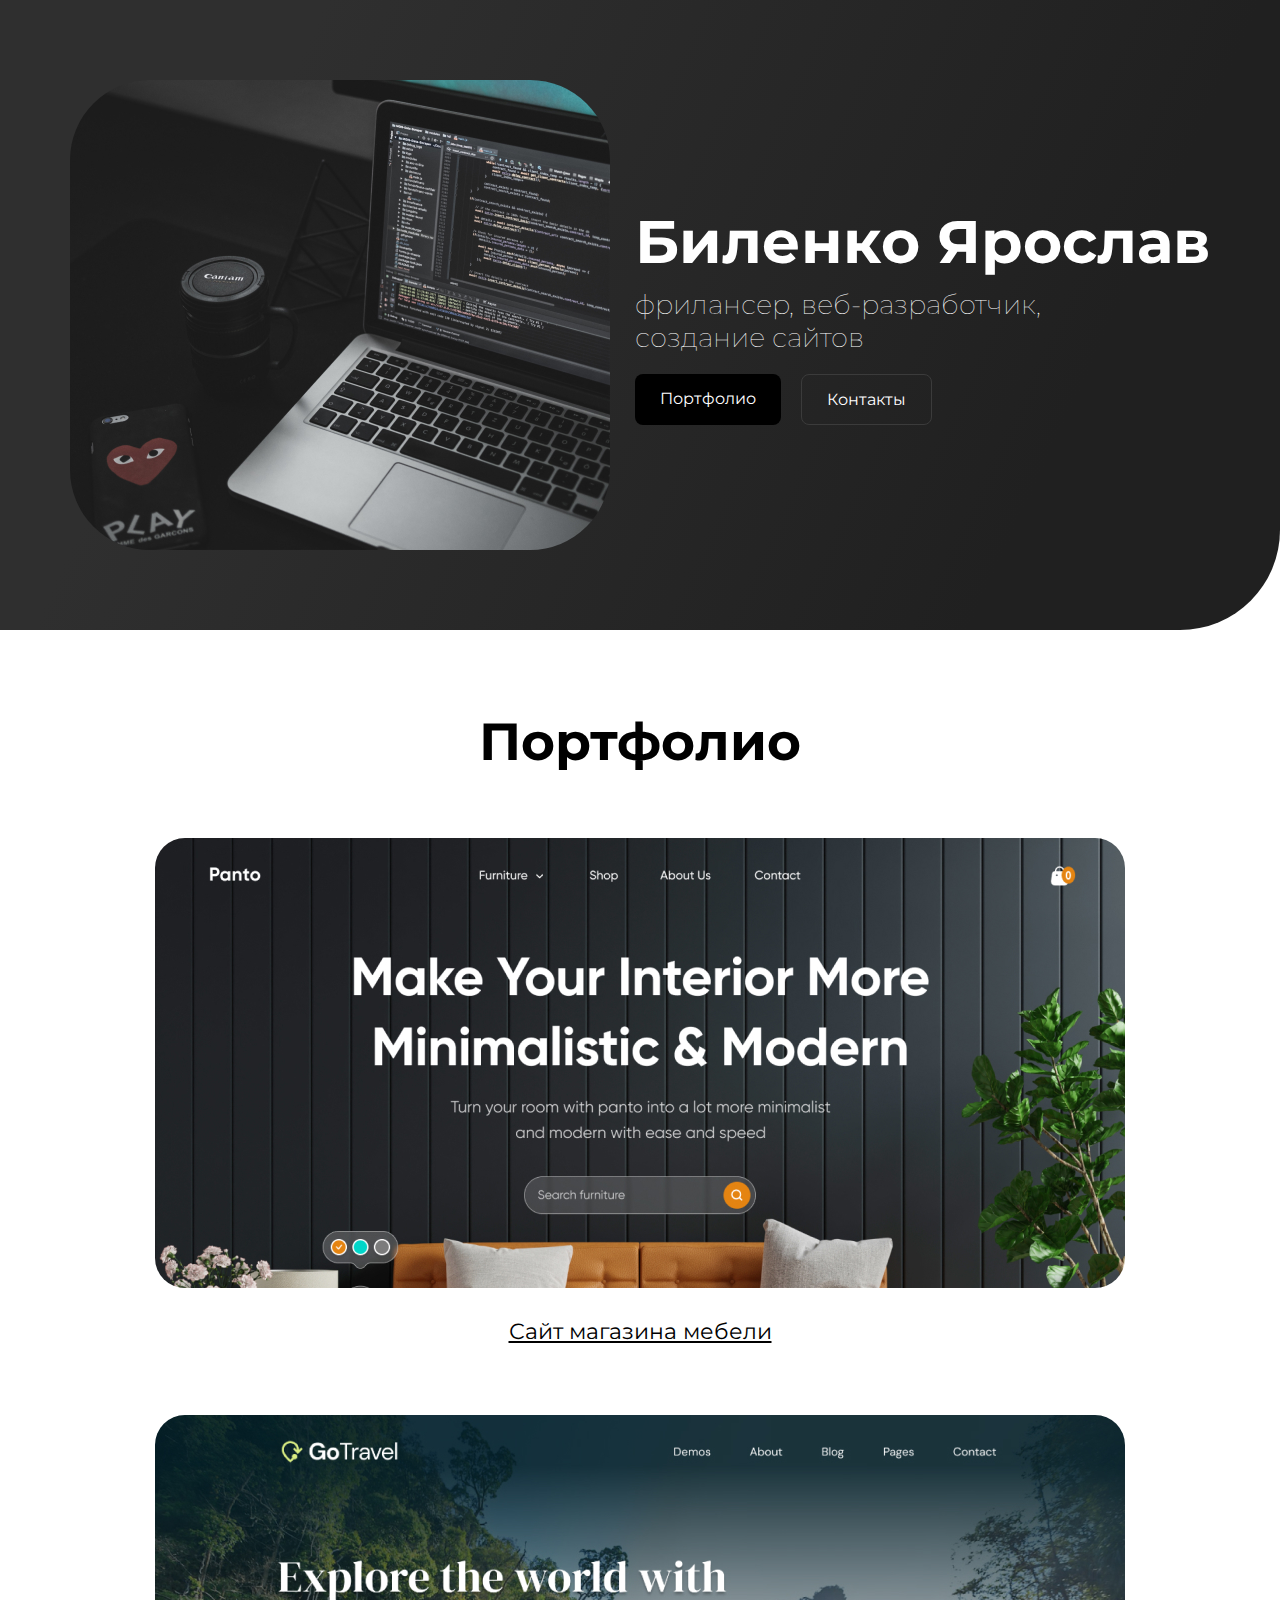
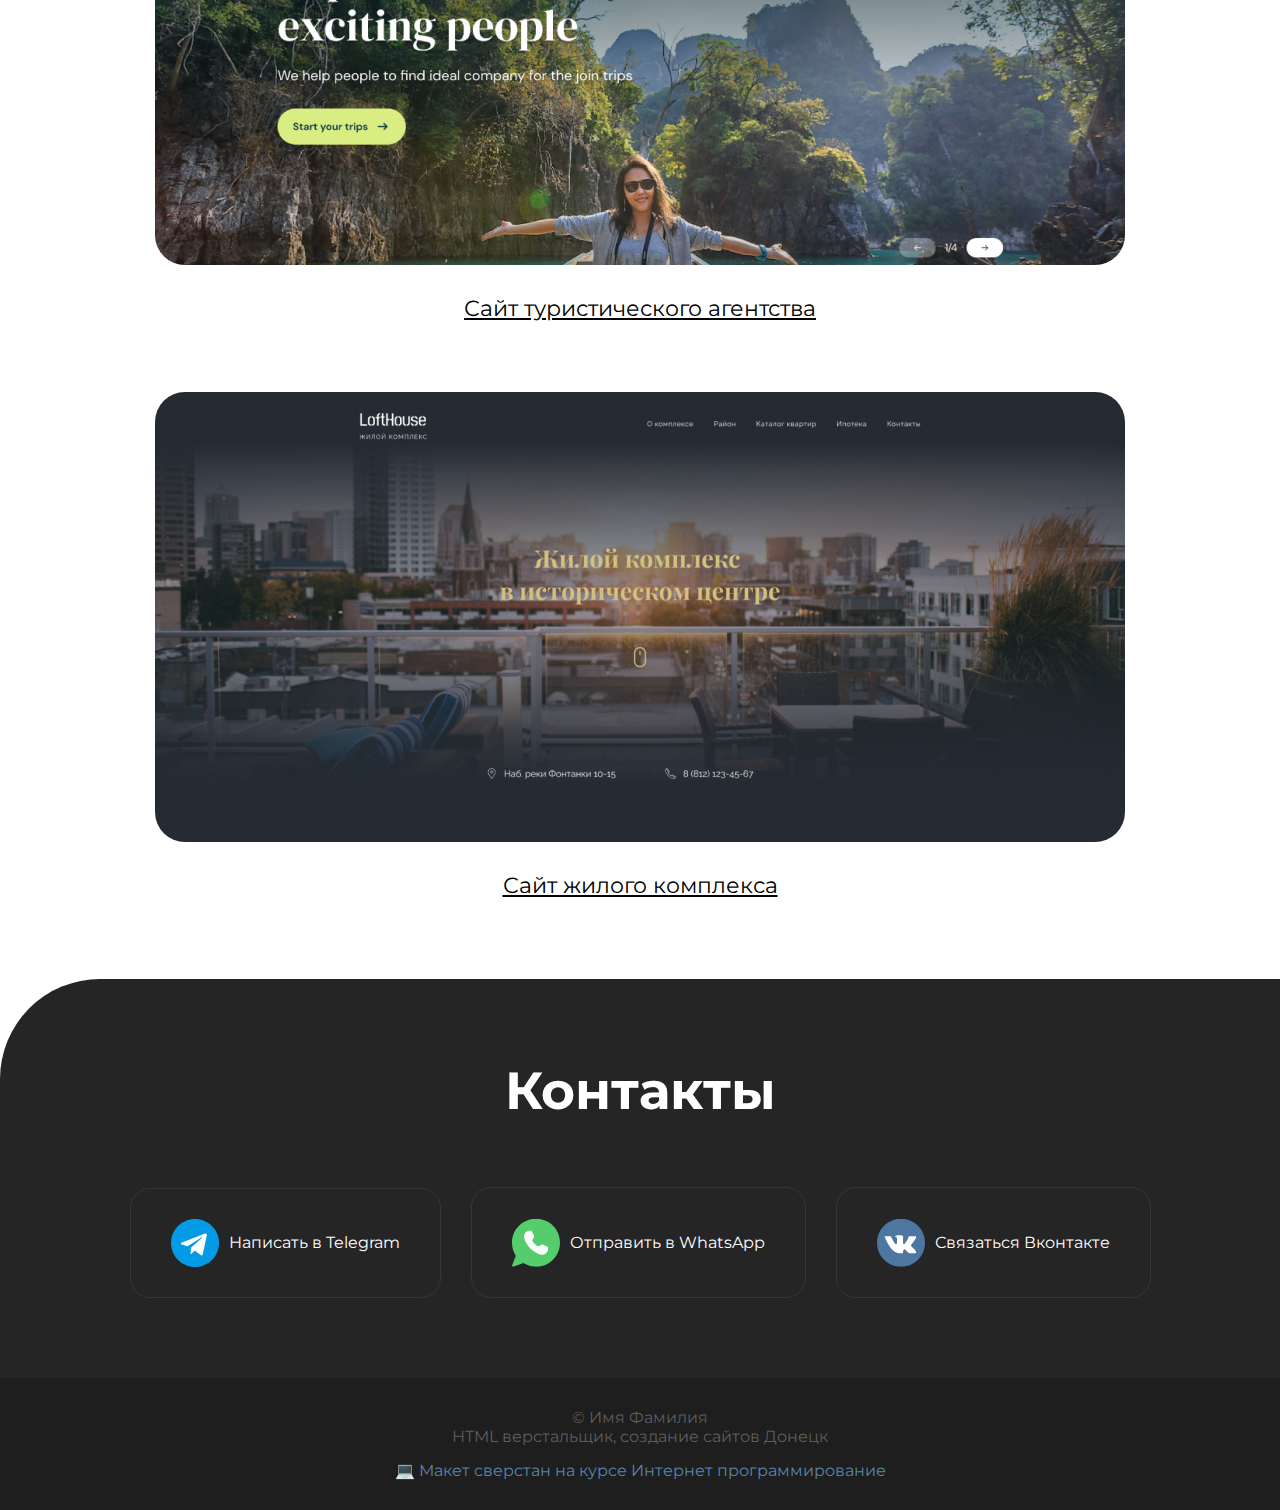
<file: index.html>
<!DOCTYPE html>
<html lang="en">
  <head>
    <meta charset="UTF-8" />
    <meta name="viewport" content="width=device-width, initial-scale=1.0" />
    <link rel="stylesheet" href="./assets/styles/normalize.css" />
    <link rel="stylesheet" href="./assets/styles/globals.css" />
    <link rel="stylesheet" href="./assets/styles/styles.css" />

    <link rel="icon" href="./assets/images/favicon.svg" type="image/svg+xml" />

    <link rel="preconnect" href="https://fonts.googleapis.com" />
    <link rel="preconnect" href="https://fonts.gstatic.com" crossorigin />
    <link
      href="https://fonts.googleapis.com/css2?family=Montserrat:ital,wght@0,100..900;1,100..900&display=swap"
      rel="stylesheet"
    />
    <title>Главная страница</title>
  </head>
  <body>
    <main>
      <section class="section section__main">
        <div class="container">
          <div class="header-row">
            <img src="./assets/images/photo.jpg" alt="notebook" />
            <div class="header-col">
              <div class="header-text">
                <h1>Биленко Ярослав</h1>
                <p>
                  фрилансер, веб-разработчик,<br />
                  создание сайтов
                </p>
              </div>
              <div class="header-buttons">
                <a class="button button__primary" href="#portfolio"
                  >Портфолио</a
                >
                <a class="button button__second" href="#contacts">Контакты</a>
              </div>
            </div>
          </div>
        </div>
      </section>
      <section class="section section__portfolio" id="portfolio">
        <h1>Портфолио</h1>
        <div class="portfolio-col container">
          <div class="portfolio-item">
            <img
              src="./assets/images/portfolio/1.jpg"
              alt="portfolio item preview"
            />
            <a href="./projects/furniture-shop.html" class="link"
              >Сайт магазина мебели</a
            >
          </div>
          <div class="portfolio-item">
            <img
              src="./assets/images/portfolio/2.jpg"
              alt="portfolio item preview"
            />
            <a href="./projects/travel-agency.html" class="link"
              >Сайт туристического агентства</a
            >
          </div>
          <div class="portfolio-item">
            <img
              src="./assets/images/portfolio/3.jpg"
              alt="portfolio item preview"
            />
            <a href="./projects/residential-complex.html" class="link"
              >Сайт жилого комплекса</a
            >
          </div>
        </div>
      </section>
      <section class="section section__contacts" id="contacts">
        <h1>Контакты</h1>
        <div class="contacts-row container">
          <div class="contact-card">
            <img src="/assets/images/social/tg.svg" alt="tg" />
            <p>Написать в Telegram</p>
          </div>
          <div class="contact-card">
            <img src="/assets/images/social/wa.svg" alt="wa" />
            <p>Отправить в WhatsApp</p>
          </div>
          <div class="contact-card">
            <img src="/assets/images/social/vk.svg" alt="vk" />
            <p>Связаться Вконтакте</p>
          </div>
        </div>
      </section>
      <footer class="footer">
        <p>© Имя Фамилия</p>
        <p>HTML верстальщик, создание сайтов Донецк</p>
        <a href="#">💻 Макет сверстан на курсе Интернет программирование</a>
      </footer>
    </main>
  </body>
</html>
</file>
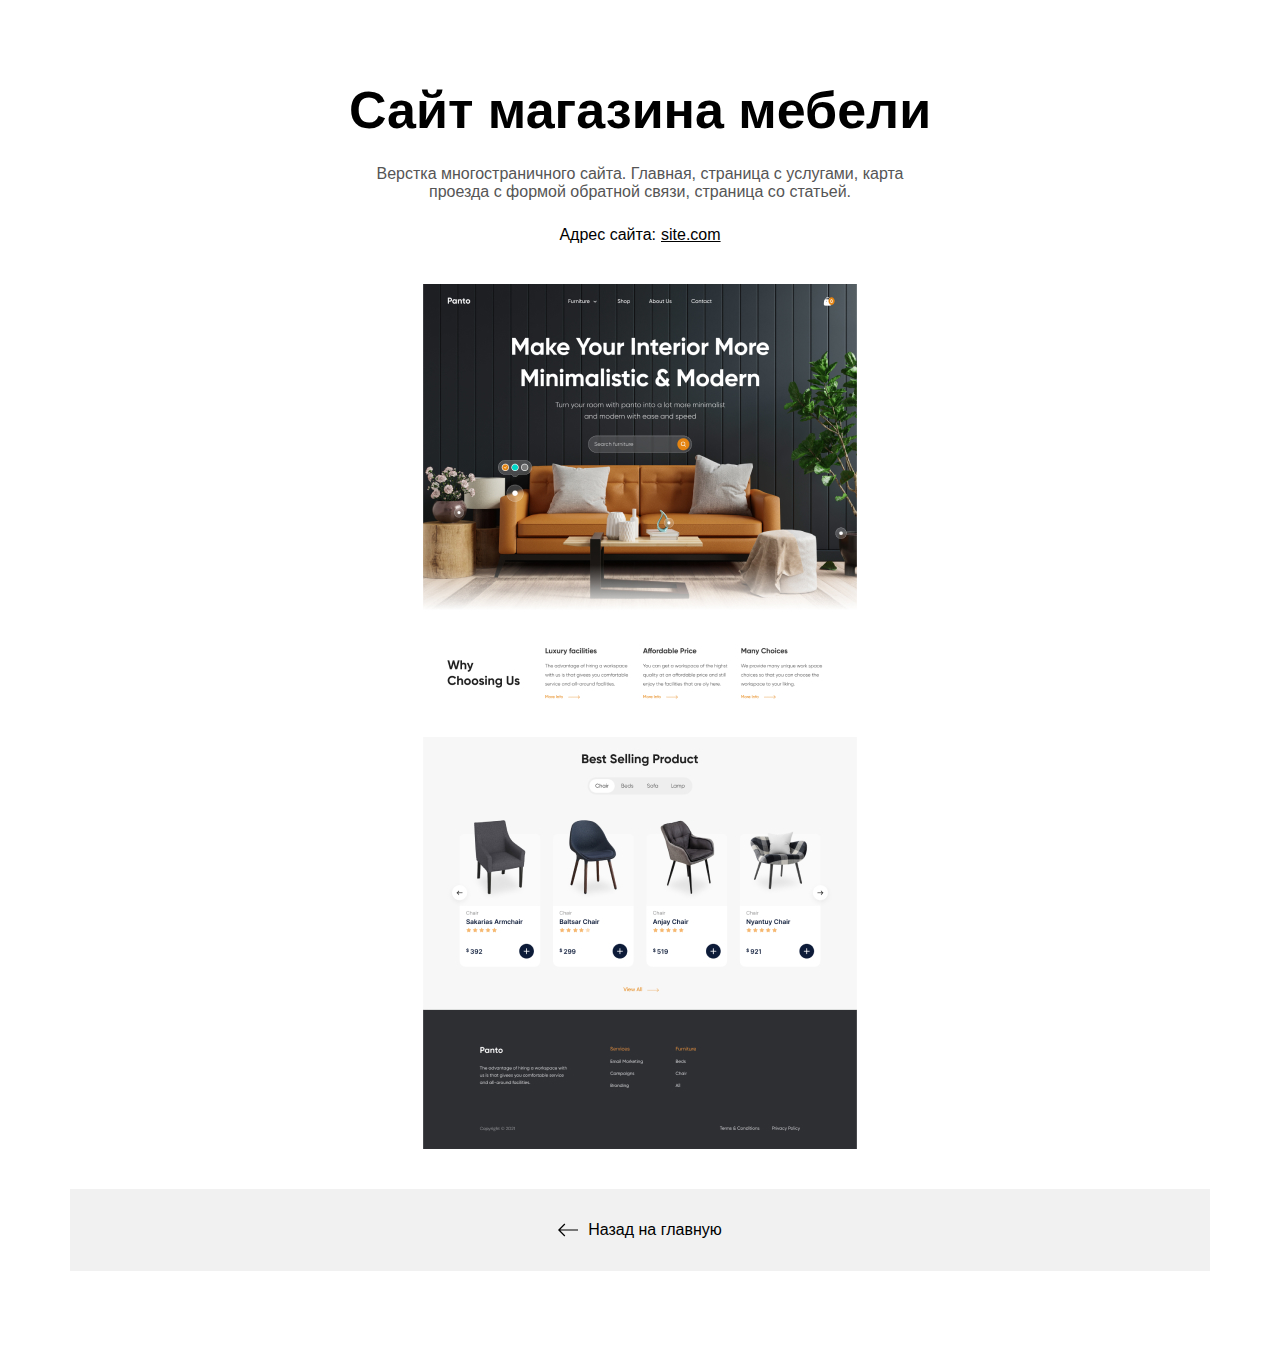
<file: projects/furniture-shop.html>
<!DOCTYPE html>
<html lang="en">
  <head>
    <meta charset="UTF-8" />
    <meta name="viewport" content="width=device-width, initial-scale=1.0" />

    <link rel="stylesheet" href="../assets/styles/normalize.css" />
    <link rel="stylesheet" href="../assets/styles/globals.css" />
    <link rel="stylesheet" href="./styles/styles.css" />

    <link rel="icon" href="./assets/images/favicon.svg" type="image/svg+xml" />

    <title>Сайт магазина мебели</title>
  </head>
  <body>
    <main class="container">
      <section class="section section__project">
        <h1 class="project-header">Сайт магазина мебели</h1>
        <p class="project-description">
          Верстка многостраничного сайта. Главная, страница с услугами, карта
          проезда с формой обратной связи, страница со статьей.
        </p>
        <div class="project-link">
          <p>Адрес сайта:</p>
          <a href="#" class="link">site.com</a>
        </div>
        <img
          class="project-image"
          src="../assets/images/portfolio/examples/furniture.jpg"
          alt="project image"
        />
        <a href="../index.html" class="button button-square project-button">
          <img src="../assets/images/icons/arrow-left.svg" alt="arrow-left" />
          <span>Назад на главную</span>
        </a>
      </section>
    </main>
  </body>
</html>
</file>
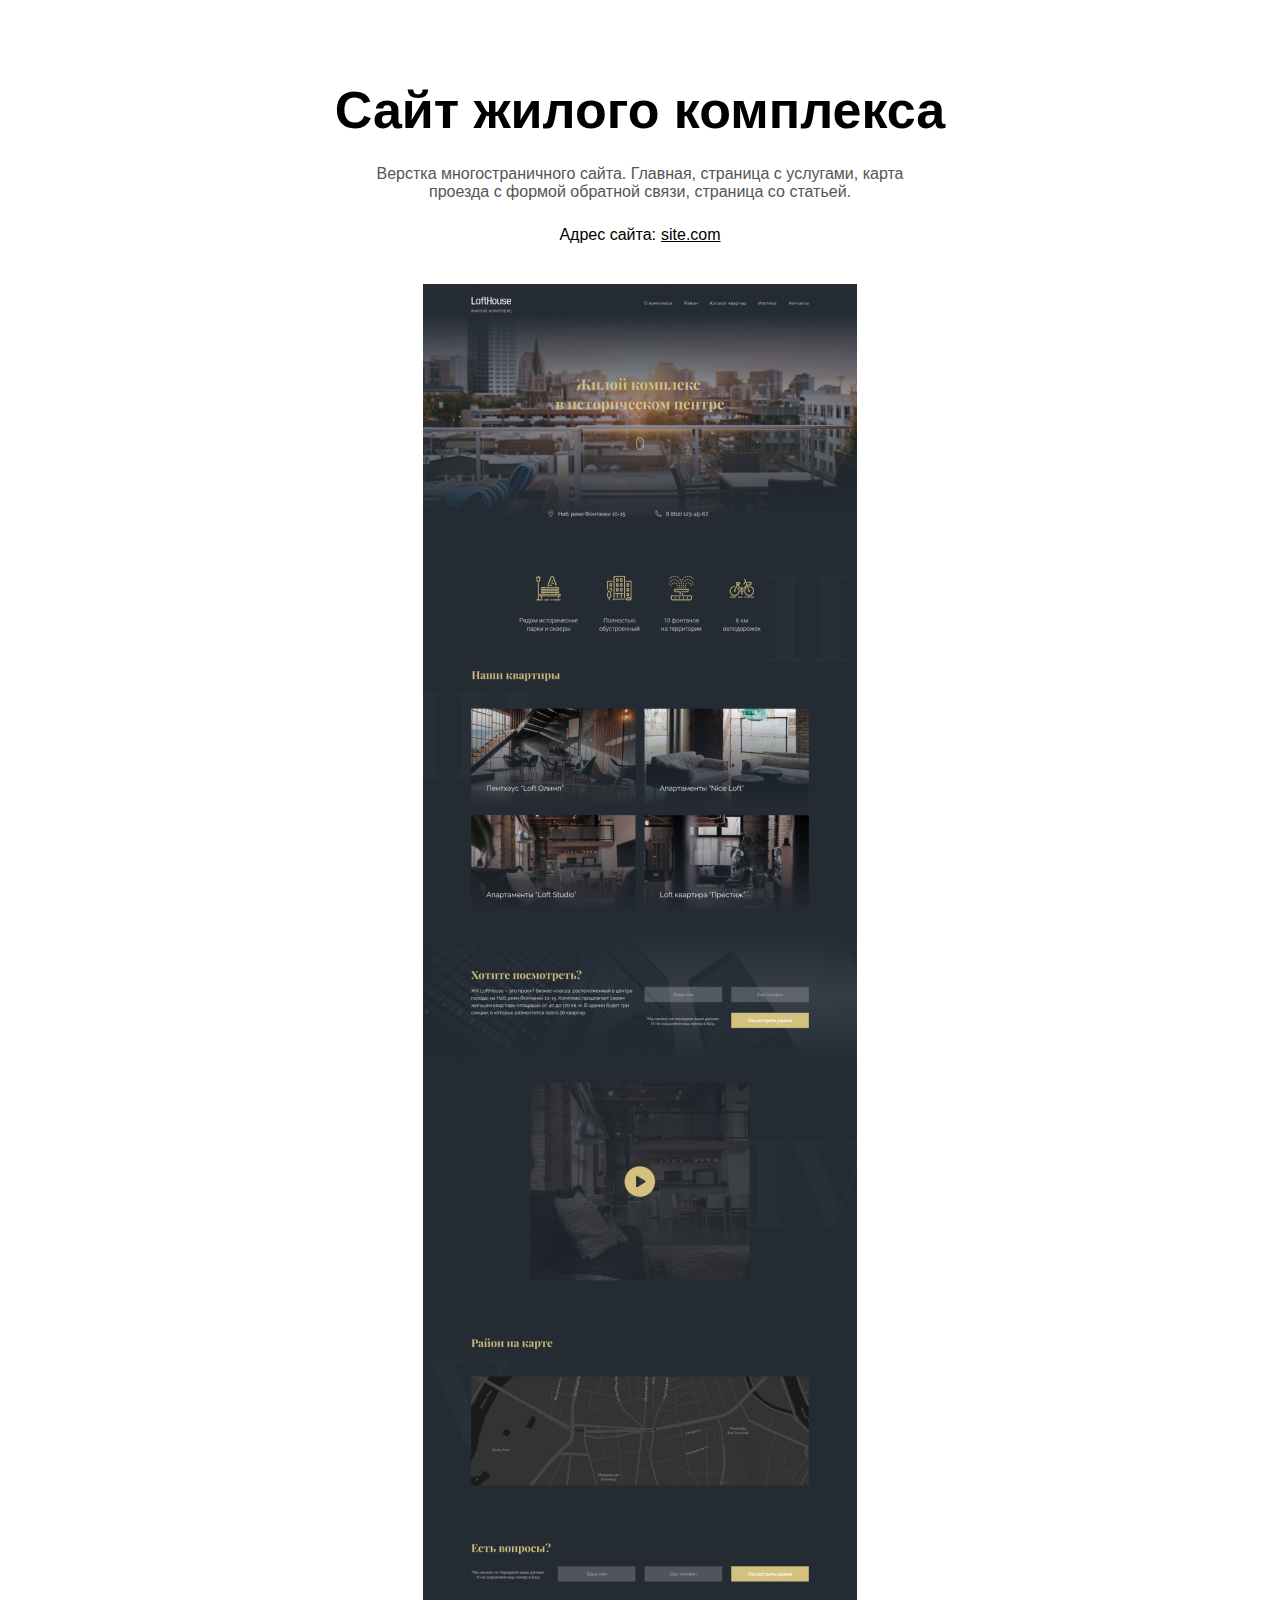
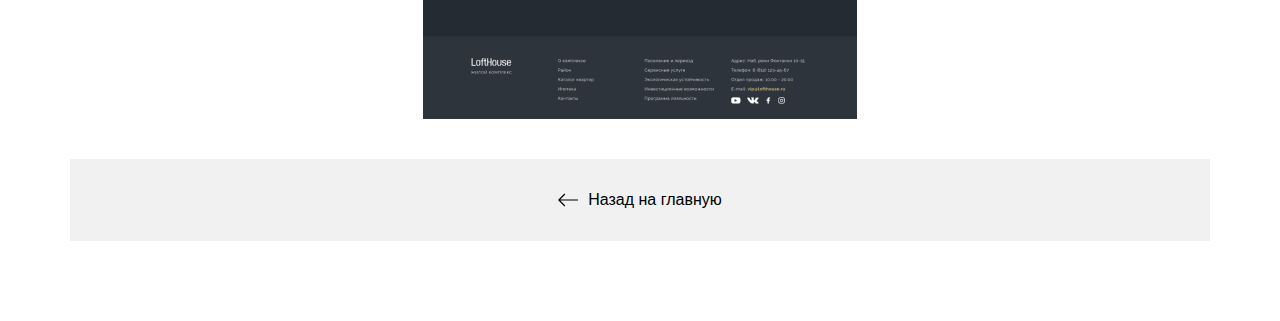
<file: projects/residential-complex.html>
<!DOCTYPE html>
<html lang="en">
  <head>
    <meta charset="UTF-8" />
    <meta name="viewport" content="width=device-width, initial-scale=1.0" />

    <link rel="stylesheet" href="../assets/styles/normalize.css" />
    <link rel="stylesheet" href="../assets/styles/globals.css" />
    <link rel="stylesheet" href="./styles/styles.css" />

    <link rel="icon" href="./assets/images/favicon.svg" type="image/svg+xml" />

    <title>Сайт жилого комплекса</title>
  </head>
  <body>
    <main class="container">
      <section class="section section__project">
        <h1 class="project-header">Сайт жилого комплекса</h1>
        <p class="project-description">
          Верстка многостраничного сайта. Главная, страница с услугами, карта
          проезда с формой обратной связи, страница со статьей.
        </p>
        <div class="project-link">
          <p>Адрес сайта:</p>
          <a href="#" class="link">site.com</a>
        </div>
        <img
          class="project-image"
          src="../assets/images/portfolio/examples/complex.jpg"
          alt="project image"
        />
        <a href="../index.html" class="button button-square project-button">
          <img src="../assets/images/icons/arrow-left.svg" alt="arrow-left" />
          <span>Назад на главную</span>
        </a>
      </section>
    </main>
  </body>
</html>
</file>
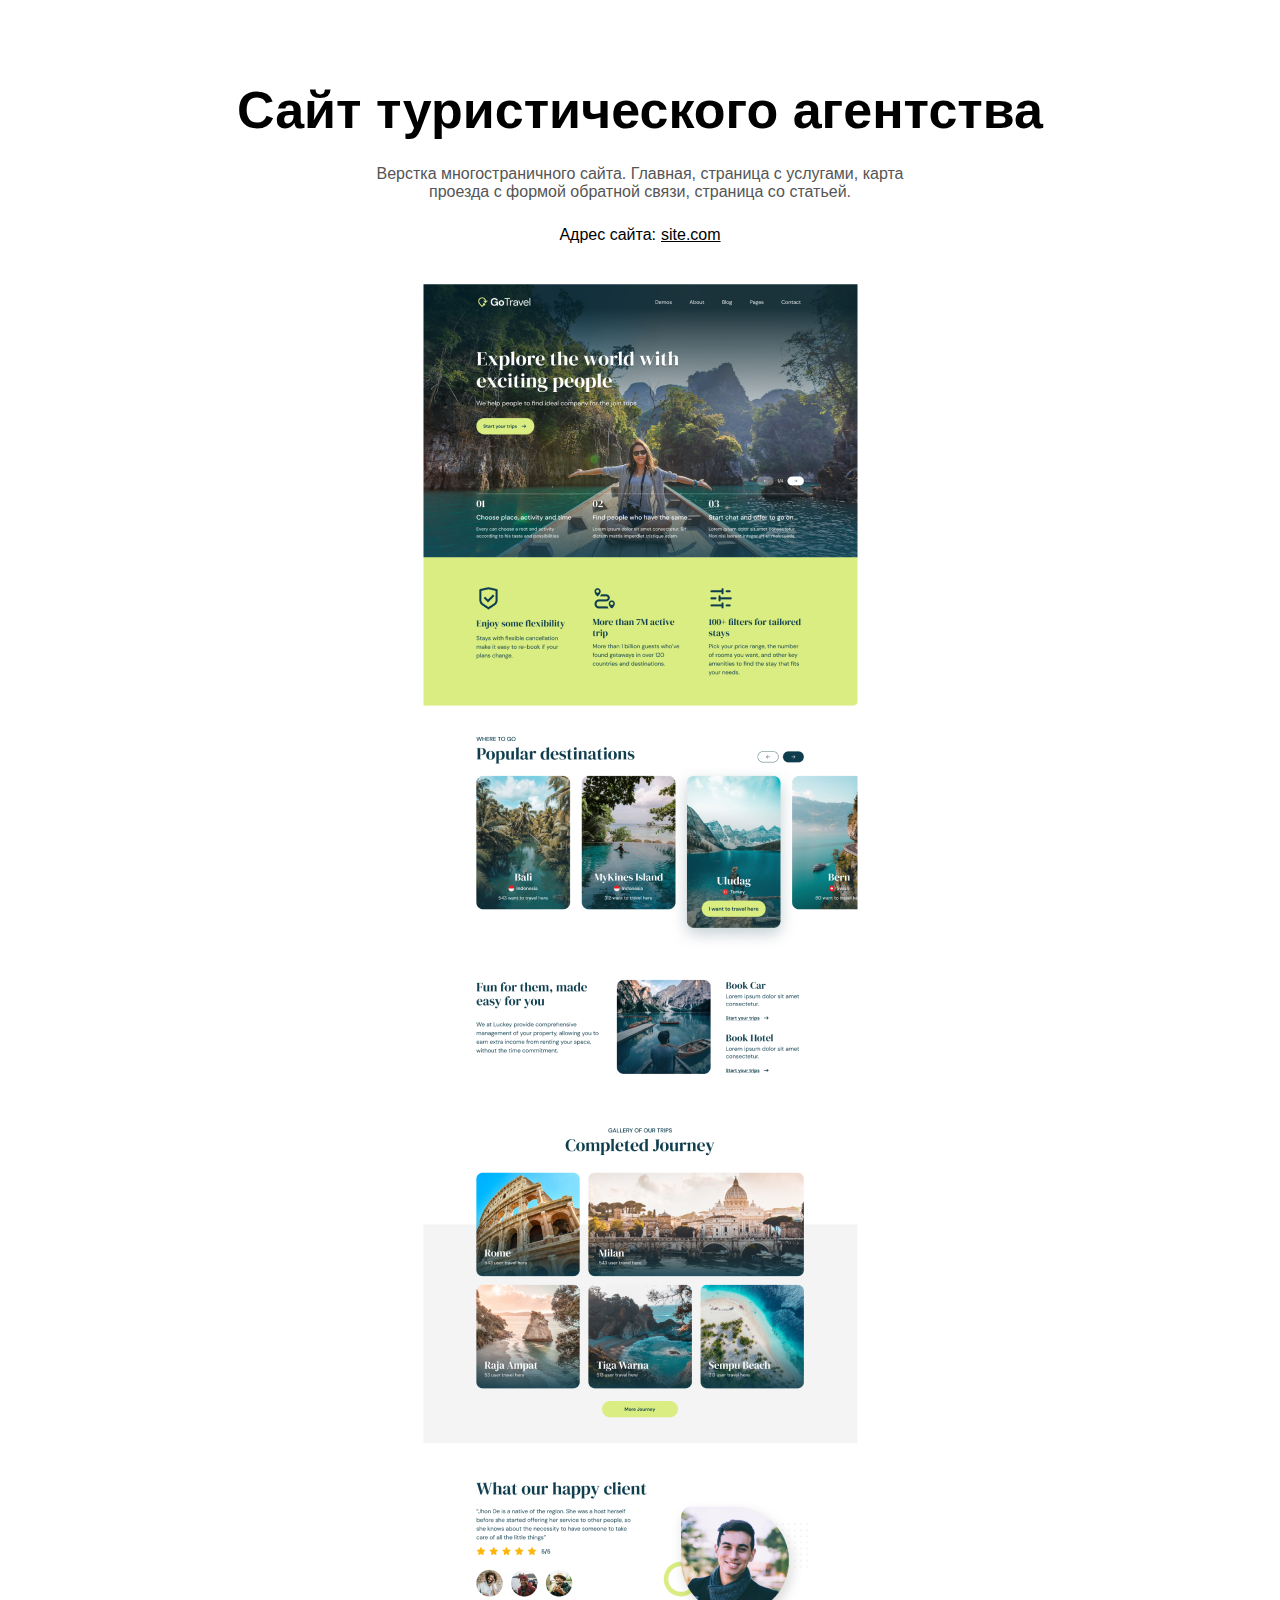
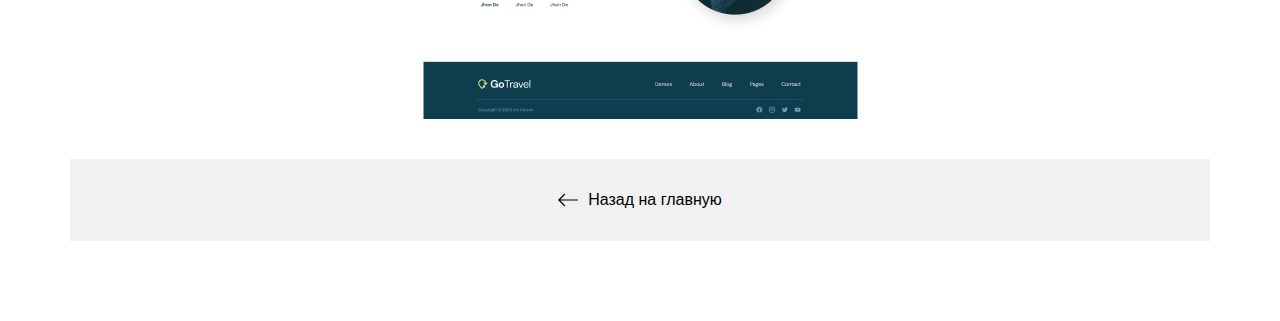
<file: projects/travel-agency.html>
<!DOCTYPE html>
<html lang="en">
  <head>
    <meta charset="UTF-8" />
    <meta name="viewport" content="width=device-width, initial-scale=1.0" />

    <link rel="stylesheet" href="../assets/styles/normalize.css" />
    <link rel="stylesheet" href="../assets/styles/globals.css" />
    <link rel="stylesheet" href="./styles/styles.css" />

    <link rel="icon" href="./assets/images/favicon.svg" type="image/svg+xml" />

    <title>Сайт туристического агентства</title>
  </head>
  <body>
    <main class="container">
      <section class="section section__project">
        <h1 class="project-header">Сайт туристического агентства</h1>
        <p class="project-description">
          Верстка многостраничного сайта. Главная, страница с услугами, карта
          проезда с формой обратной связи, страница со статьей.
        </p>
        <div class="project-link">
          <p>Адрес сайта:</p>
          <a href="#" class="link">site.com</a>
        </div>
        <img
          class="project-image"
          src="../assets/images/portfolio/examples/agency.jpg"
          alt="project image"
        />
        <a href="../index.html" class="button button-square project-button">
          <img src="../assets/images/icons/arrow-left.svg" alt="arrow-left" />
          <span>Назад на главную</span>
        </a>
      </section>
    </main>
  </body>
</html>
</file>
<file: assets/styles/globals.css>
body {
  font-family: "Montserrat", sans-serif;
}

html {
  scroll-behavior: smooth;
}

.container {
  width: 100%;
  max-width: 1170px;
  margin: 0 auto;
  box-sizing: border-box;
  padding: 0 15px;
}

.section {
  padding: 80px 0;
}

.button {
  padding: 15px 25px;
  border-radius: 8px;
  color: #ffffff;
  transition: 0.3s;

  &:hover {
    background: #ffffff;
    color: #000;
  }
}

.button__primary {
  background: #000;
}

.button__second {
  border: 1px solid #3b3b3b;
}

.button-square {
  border-radius: unset;
  background-color: #f1f1f1;
  border: 1px solid transparent;

  &:hover {
    border: 1px solid #000;
  }
}

.link {
  text-decoration: underline !important;
  color: #000;
}
</file>
<file: assets/styles/styles.css>
.section__main {
  border-radius: 0px 0px 100px 0px;
  background: linear-gradient(115deg, #2f2f2f 20.75%, #202020 80.24%), #252525;

  .header-row {
    display: flex;
    justify-content: space-between;
    align-items: center;

    @media (max-width: 1024px) {
      flex-direction: column;
      align-items: center;
    }

    @media (max-width: 480px) {
      align-items: flex-start;
    }

    img {
      border-radius: 80px;
    }

    .header-col {
      display: flex;
      flex-direction: column;
      gap: 20px;

      .header-text {
        color: #ffffff;

        @media (max-width: 1024px) {
          padding-top: 20px;
        }

        h1 {
          font-size: 60px;
          font-weight: 700;

          @media (max-width: 480px) {
            font-size: 32px;
          }
        }

        p {
          padding-top: 10px;
          font-size: 27px;
          font-weight: 100;

          @media (max-width: 480px) {
            font-size: 18px;
          }
        }
      }

      .header-buttons {
        display: flex;
        justify-items: center;
        justify-content: flex-start;
        gap: 20px;
      }
    }
  }
}

.section__portfolio {
  text-align: center;

  h1 {
    font-size: 52px;
    font-weight: 700;

    @media (max-width: 480px) {
      font-size: 28px;
    }
  }

  .portfolio-col {
    display: flex;
    justify-content: center;
    align-items: center;
    flex-direction: column;
    padding-top: 65px;
    gap: 70px;

    .portfolio-item {
      display: flex;
      justify-content: center;
      align-items: center;
      flex-direction: column;
      gap: 30px;

      img {
        border-radius: 30px;
        transition: 0.3s;

        &:hover {
          filter: brightness(1.2);
        }
      }

      a {
        font-size: 22px;

        @media (max-width: 480px) {
          font-size: 16px;
        }
      }
    }
  }
}

.section__contacts {
  border-radius: 100px 0px 0px 0px;
  background: #252525;
  color: #ffffff;
  text-align: center;

  h1 {
    font-size: 52px;
    font-weight: 700;

    @media (max-width: 480px) {
      font-size: 28px;
    }
  }

  .contacts-row {
    display: flex;
    justify-content: center;
    gap: 30px;
    align-items: center;
    padding-top: 65px;

    @media (max-width: 1024px) {
      flex-direction: column;
    }

    .contact-card {
      display: flex;
      justify-content: space-between;
      align-items: center;
      gap: 10px;
      border-radius: 20px;
      border: 1px solid #363636;
      padding: 30px 40px;
      transition: 0.3s;
      cursor: pointer;

      @media (max-width: 1024px) {
        width: 100%;
        justify-content: center;
      }

      &:hover {
        background-color: #1e1e1e;
      }
    }
  }
}

.footer {
  padding: 30px 0;
  display: flex;
  justify-content: center;
  align-items: center;
  background-color: #1e1e1e;
  flex-direction: column;

  p {
    color: #5d5d5d;
  }

  a {
    padding-top: 15px;
    color: #5886a8;
    text-align: center;
  }
}
</file>
<file: projects/styles/styles.css>
.section__project {
  text-align: center;
  display: flex;
  justify-content: center;
  align-items: center;
  flex-direction: column;

  .project-header {
    font-size: 52px;
    font-weight: 700;
  }

  .project-description {
    color: #555;
    padding: 25px 0;
    max-width: 570px;
  }

  .project-link {
    display: flex;
    gap: 5px;
  }

  .project-image {
    padding: 40px 0;
  }

  .project-button {
    color: #000;
    display: flex;
    justify-content: center;
    align-items: center;
    gap: 10px;
    width: 100%;
    padding: 30px 0;

    &:hover {
      gap: 20px;
    }

    a {
      color: #000;
    }
  }
}
</file>
